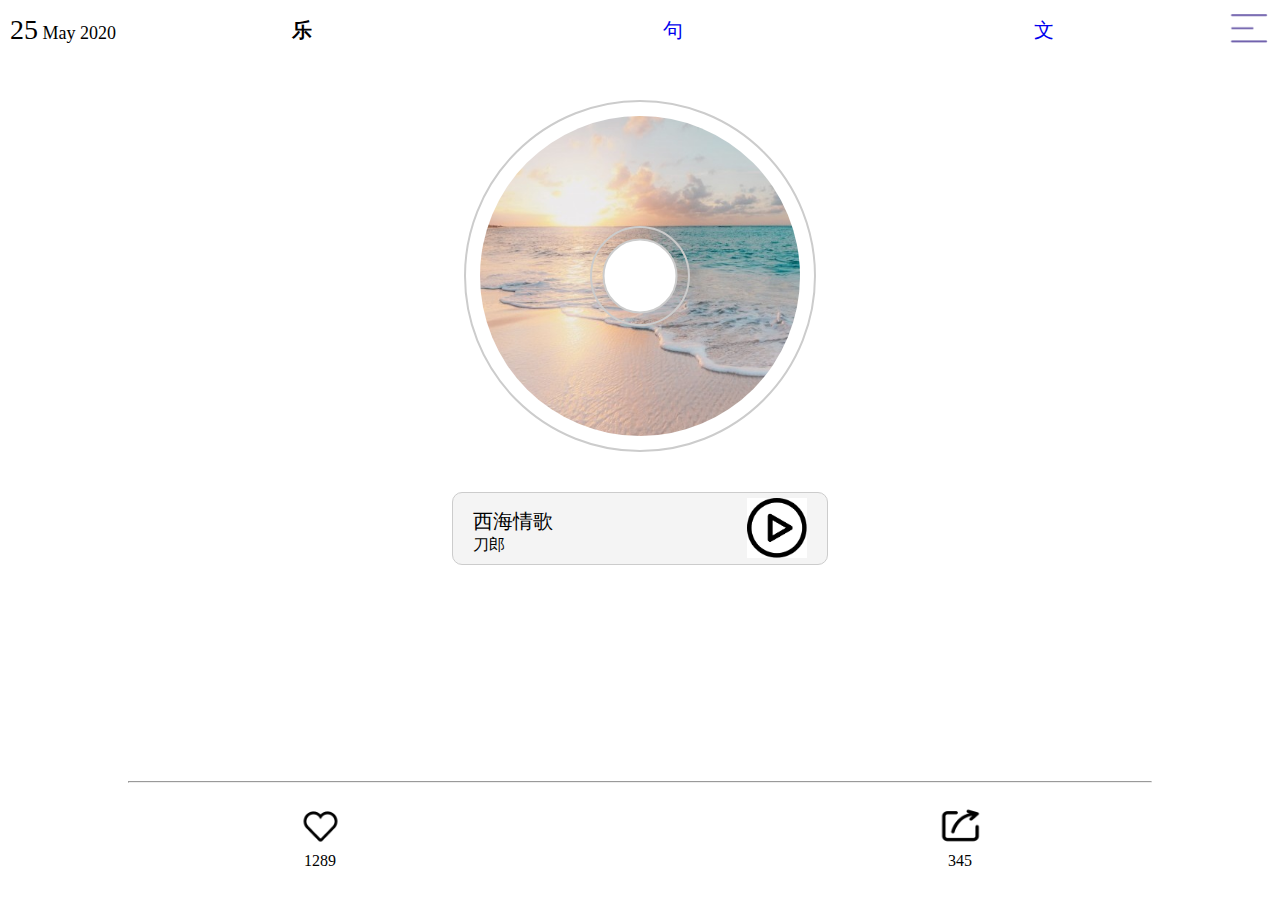
<file: index.html>
<!DOCTYPE html>
<html lang="en">
<head>
	<meta charset="UTF-8">
	<meta name=viewport content="width=device-width,initial-scale=1,minimum-scale=1,maximum-scale=1,user-scalable=no,viewport-fit=cover">
	<title>音乐转盘</title>
	<link rel="stylesheet" href="style.css">
    <link rel="stylesheet" href="common.css">

</head>
<body>
	<audio>
		<source src="http://mp3.dwjgrw.cn/down/22126.mp3" crossOrigin="anonymous" type="audio/mpeg">
	</audio>
	<div class="container">
		<header class="header">
			<span class="date"><span class="day">25</span> May 2020</span>
			
			<div class="nav">
				<span><a class="yue selected" href="index.html">乐</a></span>
				<span><a class="ju " href="ju.html">句</a></span>
				<span><a class="wen " href="article.html">文</a></span>
			</div>
			
			<a href="set.html"><img src="images/menu.png" alt=""></a>
		</header>
		<main>
			<div class="main">
				<img src="images/sea1.jpg" alt="">
				<div class="center"></div>
				<div class="small"></div>
			</div>
			<div class="player">
				<div class="ming">
					<span class="xi">西海情歌</span><br>
				<span class="dao">刀郎</span>
				</div>
				
				<img src="images/play.png" alt="">
			</div>
		</main>
		
		<footer class="footer">
			<hr>
			<div class="bottom">
				<div class="like">
					<img src="images/like.png" alt=""><br>
					<span>1289</span>
				</div>
				<div class="share">
					<img src="images/share.png" alt=""><br>
					<span>345</span>
				</div>
			</div>
			
		</footer>
	</div>
	<script src="index.js"></script>
</body>
</html>
</file>
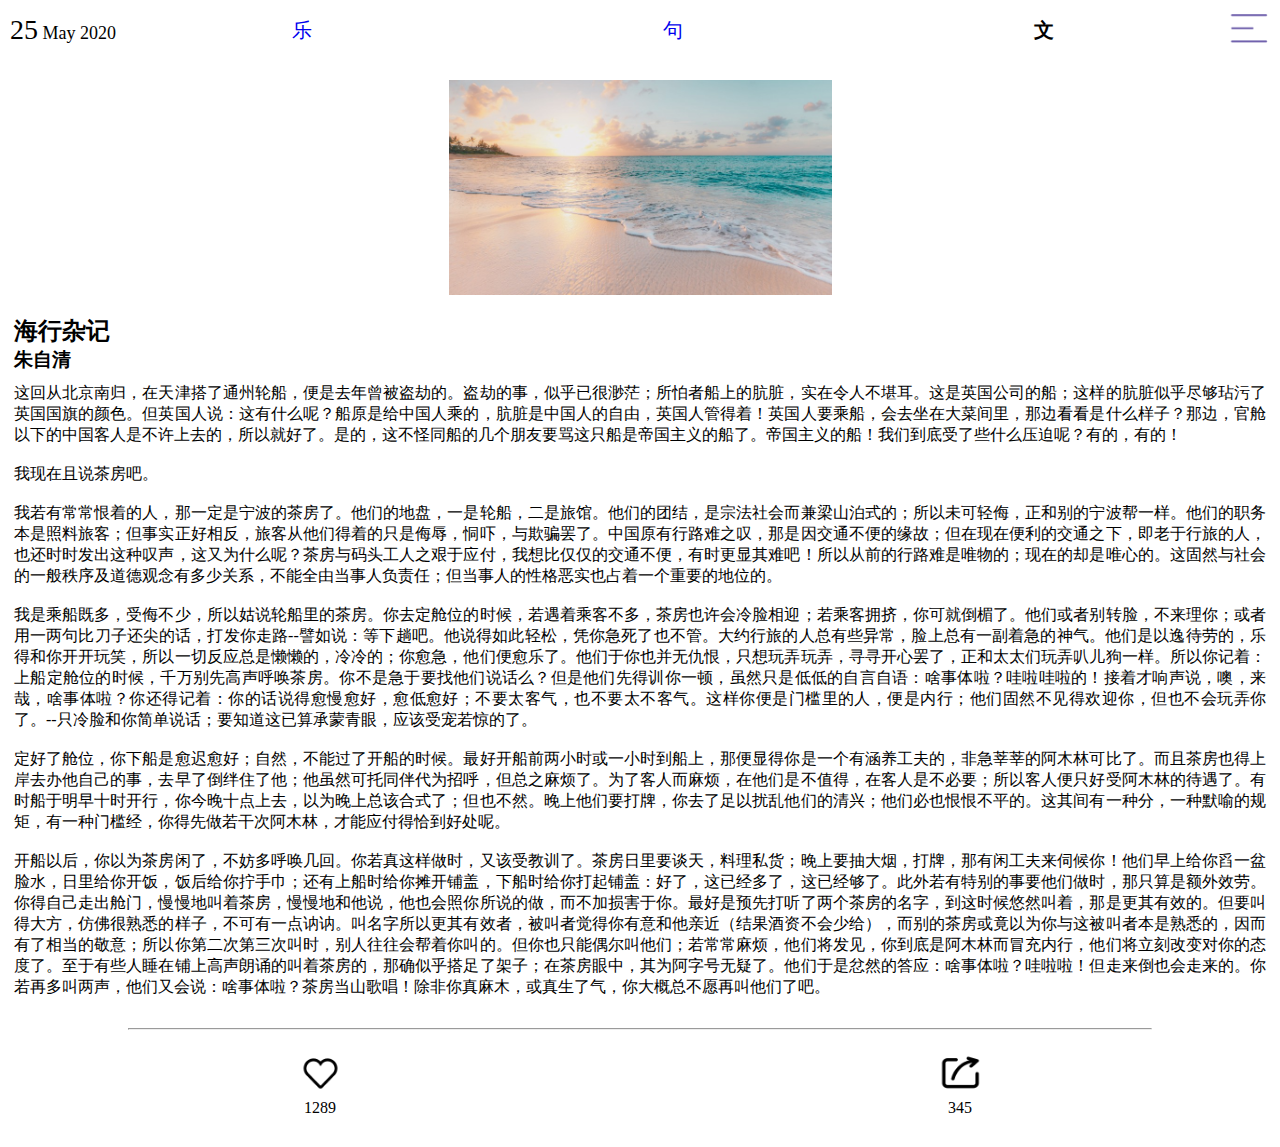
<file: article.html>
<!DOCTYPE html>
<html lang="en">
<head>
	<meta charset="UTF-8">
	<meta name=viewport content="width=device-width,initial-scale=1,minimum-scale=1,maximum-scale=1,user-scalable=no,viewport-fit=cover">
	<title>音乐转盘</title>
    <link rel="stylesheet" href="article.css">
    <link rel="stylesheet" href="common.css">
</head>
<body>
	<audio>
		<source src="may.mp3" crossOrigin="anonymous" type="audio/mpeg">
	</audio>
	<div class="container">
		<header class="header">
			<span class="date"><span class="day">25</span> May 2020</span>
			
			<div class="nav">
				<span><a class="yue " href="index.html">乐</a></span>
				<span><a class="ju " href="ju.html">句</a></span>
				<span><a class="wen selected" href="article.html">文</a></span>
			</div>
			
			<a href="set.html"><img src="images/menu.png" alt=""></a>
		</header>
		<main>
			<div class="main">
                <img src="images/sea.jpg" alt="">
                <div>
                    <h2>海行杂记</h2>
                    <h3>朱自清</h3>
                    <p>这回从北京南归，在天津搭了通州轮船，便是去年曾被盗劫的。盗劫的事，似乎已很渺茫；所怕者船上的肮脏，实在令人不堪耳。这是英国公司的船；这样的肮脏似乎尽够玷污了英国国旗的颜色。但英国人说：这有什么呢？船原是给中国人乘的，肮脏是中国人的自由，英国人管得着！英国人要乘船，会去坐在大菜间里，那边看看是什么样子？那边，官舱以下的中国客人是不许上去的，所以就好了。是的，这不怪同船的几个朋友要骂这只船是帝国主义的船了。帝国主义的船！我们到底受了些什么压迫呢？有的，有的！
            
                        <br><br>我现在且说茶房吧。
                        
                        <br><br>我若有常常恨着的人，那一定是宁波的茶房了。他们的地盘，一是轮船，二是旅馆。他们的团结，是宗法社会而兼梁山泊式的；所以未可轻侮，正和别的宁波帮一样。他们的职务本是照料旅客；但事实正好相反，旅客从他们得着的只是侮辱，恫吓，与欺骗罢了。中国原有行路难之叹，那是因交通不便的缘故；但在现在便利的交通之下，即老于行旅的人，也还时时发出这种叹声，这又为什么呢？茶房与码头工人之艰于应付，我想比仅仅的交通不便，有时更显其难吧！所以从前的行路难是唯物的；现在的却是唯心的。这固然与社会的一般秩序及道德观念有多少关系，不能全由当事人负责任；但当事人的性格恶实也占着一个重要的地位的。
                        
                        <br><br>我是乘船既多，受侮不少，所以姑说轮船里的茶房。你去定舱位的时候，若遇着乘客不多，茶房也许会冷脸相迎；若乘客拥挤，你可就倒楣了。他们或者别转脸，不来理你；或者用一两句比刀子还尖的话，打发你走路--譬如说：等下趟吧。他说得如此轻松，凭你急死了也不管。大约行旅的人总有些异常，脸上总有一副着急的神气。他们是以逸待劳的，乐得和你开开玩笑，所以一切反应总是懒懒的，冷冷的；你愈急，他们便愈乐了。他们于你也并无仇恨，只想玩弄玩弄，寻寻开心罢了，正和太太们玩弄叭儿狗一样。所以你记着：上船定舱位的时候，千万别先高声呼唤茶房。你不是急于要找他们说话么？但是他们先得训你一顿，虽然只是低低的自言自语：啥事体啦？哇啦哇啦的！接着才响声说，噢，来哉，啥事体啦？你还得记着：你的话说得愈慢愈好，愈低愈好；不要太客气，也不要太不客气。这样你便是门槛里的人，便是内行；他们固然不见得欢迎你，但也不会玩弄你了。--只冷脸和你简单说话；要知道这已算承蒙青眼，应该受宠若惊的了。
                        
                        <br><br>定好了舱位，你下船是愈迟愈好；自然，不能过了开船的时候。最好开船前两小时或一小时到船上，那便显得你是一个有涵养工夫的，非急莘莘的阿木林可比了。而且茶房也得上岸去办他自己的事，去早了倒绊住了他；他虽然可托同伴代为招呼，但总之麻烦了。为了客人而麻烦，在他们是不值得，在客人是不必要；所以客人便只好受阿木林的待遇了。有时船于明早十时开行，你今晚十点上去，以为晚上总该合式了；但也不然。晚上他们要打牌，你去了足以扰乱他们的清兴；他们必也恨恨不平的。这其间有一种分，一种默喻的规矩，有一种门槛经，你得先做若干次阿木林，才能应付得恰到好处呢。
                        
                        <br><br>开船以后，你以为茶房闲了，不妨多呼唤几回。你若真这样做时，又该受教训了。茶房日里要谈天，料理私货；晚上要抽大烟，打牌，那有闲工夫来伺候你！他们早上给你舀一盆脸水，日里给你开饭，饭后给你拧手巾；还有上船时给你摊开铺盖，下船时给你打起铺盖：好了，这已经多了，这已经够了。此外若有特别的事要他们做时，那只算是额外效劳。你得自己走出舱门，慢慢地叫着茶房，慢慢地和他说，他也会照你所说的做，而不加损害于你。最好是预先打听了两个茶房的名字，到这时候悠然叫着，那是更其有效的。但要叫得大方，仿佛很熟悉的样子，不可有一点讷讷。叫名字所以更其有效者，被叫者觉得你有意和他亲近（结果酒资不会少给），而别的茶房或竟以为你与这被叫者本是熟悉的，因而有了相当的敬意；所以你第二次第三次叫时，别人往往会帮着你叫的。但你也只能偶尔叫他们；若常常麻烦，他们将发见，你到底是阿木林而冒充内行，他们将立刻改变对你的态度了。至于有些人睡在铺上高声朗诵的叫着茶房的，那确似乎搭足了架子；在茶房眼中，其为阿字号无疑了。他们于是忿然的答应：啥事体啦？哇啦啦！但走来倒也会走来的。你若再多叫两声，他们又会说：啥事体啦？茶房当山歌唱！除非你真麻木，或真生了气，你大概总不愿再叫他们了吧。</p>
                
                </div>
                </div>
		</main>
		
		<footer class="footer">
			<hr>
			<div class="bottom">
				<div class="like">
					<img src="images/like.png" alt=""><br>
					<span>1289</span>
				</div>
				<div class="share">
					<img src="images/share.png" alt=""><br>
					<span>345</span>
				</div>
			</div>
			
		</footer>
	</div>
	<script src="common.js"></script>
	
</body>
</html>
</file>
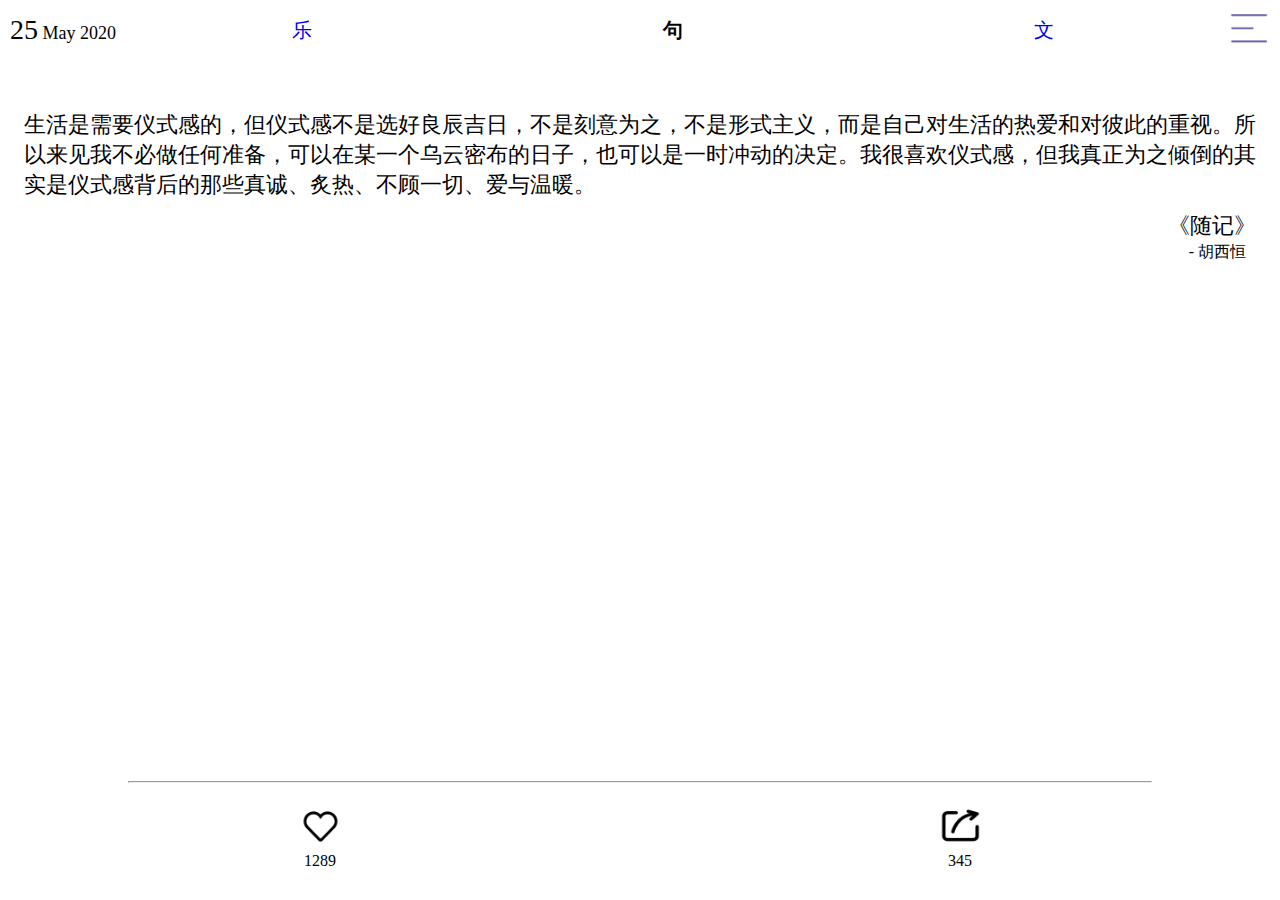
<file: ju.html>
<!DOCTYPE html>
<html lang="en">
<head>
	<meta charset="UTF-8">
	<meta name=viewport content="width=device-width,initial-scale=1,minimum-scale=1,maximum-scale=1,user-scalable=no,viewport-fit=cover">
	<title>音乐转盘</title>
    <link rel="stylesheet" href="ju.css">
    <link rel="stylesheet" href="common.css">
    
</head>
<body>
	<div class="container">
		<header class="header">
			<span class="date"><span class="day">25</span> May 2020</span>
			
			<div class="nav">
				<span><a class="yue " href="index.html">乐</a></span>
				<span><a class="ju selected" href="ju.html">句</a></span>
				<span><a class="wen " href="article.html">文</a></span>
			</div>
			
			<a href="set.html"><img src="images/menu.png" alt=""></a>
		</header>
		<main>
			<div class="main">
                <p>生活是需要仪式感的，但仪式感不是选好良辰吉日，不是刻意为之，不是形式主义，而是自己对生活的热爱和对彼此的重视。所以来见我不必做任何准备，可以在某一个乌云密布的日子，也可以是一时冲动的决定。我很喜欢仪式感，但我真正为之倾倒的其实是仪式感背后的那些真诚、炙热、不顾一切、爱与温暖。 </p>
                <span class="sui">《随记》</span><br>
                <span class="hu">- 胡西恒</span>
            </div>
		</main>
		
		<footer class="footer">
			<hr>
			<div class="bottom">
				<div class="like">
					<img src="images/like.png" alt=""><br>
					<span>1289</span>
				</div>
				<div class="share">
					<img src="images/share.png" alt=""><br>
					<span>345</span>
				</div>
			</div>
			
		</footer>
    </div>
	<script src="common.js"></script>
    
</body>
</html>
</file>
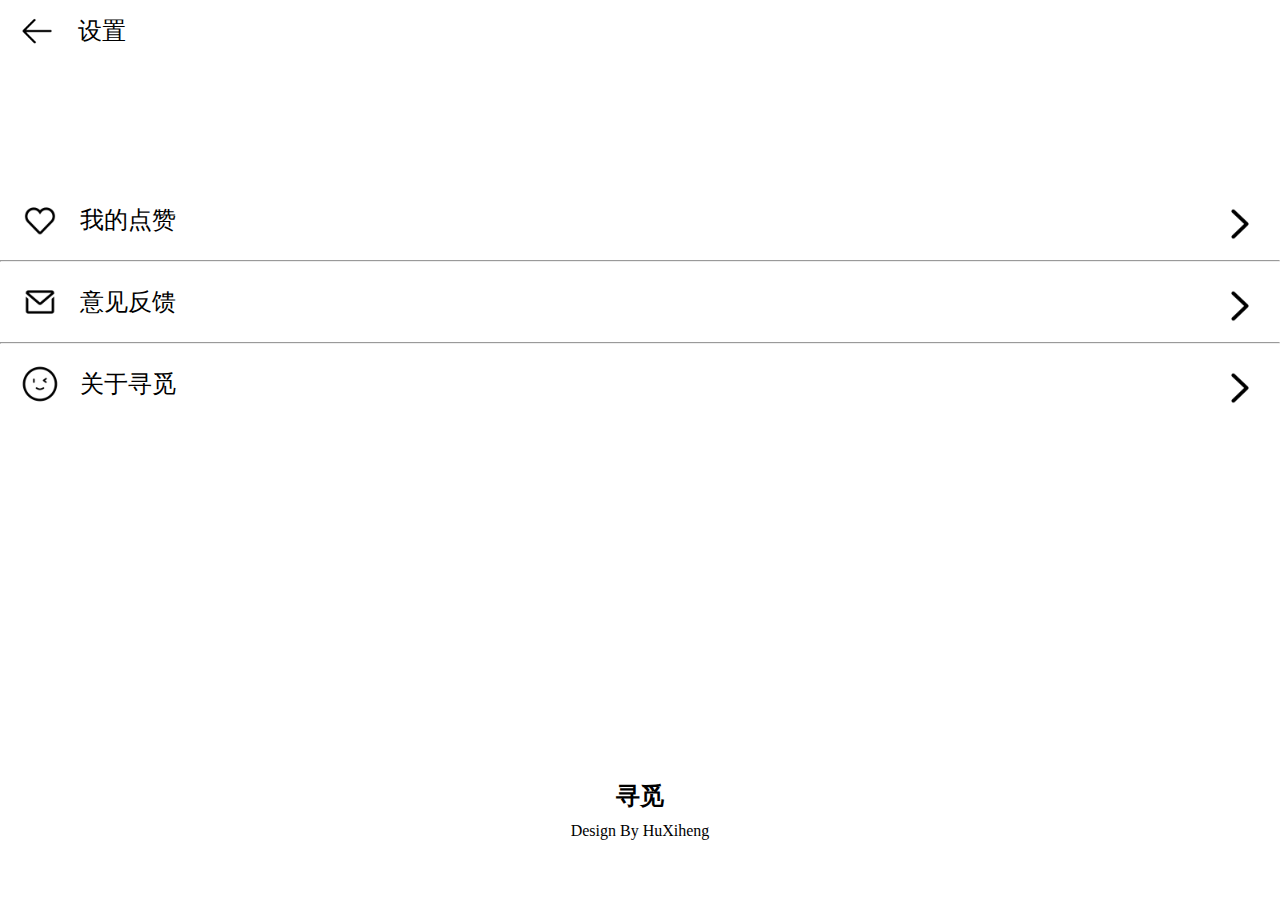
<file: set.html>
<!DOCTYPE html>
<html lang="en">
<head>
	<meta charset="UTF-8">
	<meta name=viewport content="width=device-width,initial-scale=1,minimum-scale=1,maximum-scale=1,user-scalable=no,viewport-fit=cover">
	<title>音乐转盘</title>
	<link rel="stylesheet" href="set.css">
</head>
<body>
	<header class="header">
        <a href="index.html"><img src="images/left.png" alt=""></a>
        <span>设置</span>
    </header>
    <main class="main">
        <div class="zan">
            <img src="images/like.png" alt="">
            <span>我的点赞</span>
            <img src="images/right.png" class="right">
        </div>
        <hr>
        <div class="message">
            <img src="images/email.png" alt="">
            <span>意见反馈</span>
            <img src="images/right.png" class="right">
        </div>
        <hr>
        <div class="about">
            <img src="images/about us.png" alt="">
            <span>关于寻觅</span>
            <img src="images/right.png" class="right">
        </div>

    </main>
    <footer class="footer">
        <h2>寻觅</h2>
        <p>Design By HuXiheng</p>
    </footer>
	
</body>
</html>
</file>
<file: style.css>
.main {
	position: relative;
	display: flex;
	justify-content: center;
	width: 352px;
	height: 352px;
	/*background-color: pink;*/
	border: 2px solid #ccc;
	margin: 0 auto;
	border-radius: 50%;
	margin-top: 40px;
	align-items: center;
	/*transform: rotate(360deg);*/
	animation: move 4s linear  infinite;
	animation-play-state: paused;
}

.main:hover {
  /* 规定动画是否暂停或者播放 */
  animation-play-state: paused;
}


.main > img {
	width: 320px;
	height: 320px;
	border-radius: 50%;
	
}

.main .center {
	position: absolute;
	top: 50%;
	left: 50%;
	transform: translate(-50%,-50%);
	width: 100px;
	height: 100px;
	/*background-color: green;*/
	border: 2px solid #ccc;
	border-radius: 50%
}

.main .small {
	position: absolute;
	top: 50%;
	left: 50%;
	transform: translate(-50%,-50%);
	width: 75px;
	height: 75px;
	border: 2px solid #ccc;
	background-color: #fff;
	border-radius: 50%
}

@keyframes move{
      0% { /*from*/
        transform: rotate(0deg);
      }
      100% { /*to*/
        transform: rotate(360deg);
      }
	}


	

.header {
	display: flex;
	height: 60px;
	/* background-color: pink; */
	margin-bottom: 20px;
	
	justify-content: space-between;
	align-items: center;
	font-size: 20px;
	margin: 0 10px;
	flex: 0 0 auto;
}

.header .nav {
	display: flex;
	justify-content: space-around;
	flex: 1;
}

.header  img {
	width: 41px;
	height: 45px;
}

.player {
	border: 1px solid #ccc;
	background-color:rgba(217,217,217,.28);
	display: flex;
	justify-content: space-between;
	width: 376px;
	height: 73px;
	margin: 0 auto;
	margin-top: 40px;
	padding: 0 20px;
	border-radius: 10px;
}

.player > img {
	height: 60px;
	margin-top: 5px;
}

.player .ming {
	margin-top: 15px;
}

.player .xi {
	font-size: 20px;
}

.player .dao {
	font-size: 16px;
}

hr {
	margin: 0 auto;
	margin-top: 30px;
	width: 80%;
}

.footer {
	/* border: 1px solid red; */
	margin-bottom: 30px;
	flex: 0 0 auto;
}


.footer > .bottom {
	display: flex;
	justify-content: space-around;
	margin-top: 20px;
}

.like {
	/* border: 1px solid red; */
	text-align: center;
}

.share {
	/* border: 1px solid red; */
	text-align: center;
}

.like > img {
	height: 45px;
}

.share > img {
	height: 45px;
}

body {
	height: 100%;
}

.container {
	
	display: flex;
	min-height: 100vh;
	flex-direction: column;
}

main {
	flex: 1 0 auto;
}
</file>
<file: common.css>
* {
	margin: 0;
	padding: 0;
	box-sizing: border-box;
}

a {
	text-decoration: none;
}


.date {
	font-size: 18px;
}

.date .day {
	font-size: 28px;
}

.nav  {
	color: #919191;
}

.selected {
	color: #000000;
	font-weight: 700;
}
</file>
<file: article.css>
.header {
	display: flex;
	height: 60px;
	/* background-color: pink; */
	margin-bottom: 20px;
	justify-content: space-between;
    align-items: center;
    font-size: 20px;
	margin: 0 10px;
	flex: 0 0 auto;
}

.header .nav {
	display: flex;
	justify-content: space-around;
	flex: 1;
}

.header  img {
	width: 41px;
	height: 45px;
}

.main > div {
    margin: 0 14px;

}

p {
    text-align:justify;
}

.main > div > h3 {
    margin-bottom: 10px;
}

.main > img {
    display: block;
    width: 383px;
    margin: 20px auto;
}



hr {
    margin: 0 auto;
	margin-top: 30px;
	width: 80%;
}

.footer {
	/* border: 1px solid red; */
	margin-bottom: 30px;
	flex: 0 0 auto;
}


.footer > .bottom {
	display: flex;
	justify-content: space-around;
	margin-top: 20px;
}

.like {
	/* border: 1px solid red; */
	text-align: center;
}

.share {
	/* border: 1px solid red; */
	text-align: center;
}

.like > img {
	height: 45px;
}

.share > img {
	height: 45px;
}

body {
	height: 100%;
}

.container {
	
	display: flex;
	min-height: 100vh;
	flex-direction: column;
}

main {
	flex: 1 0 auto;
}
</file>
<file: ju.css>
.header {
	display: flex;
	height: 60px;
	/* background-color: pink; */
	margin-bottom: 20px;
	justify-content: space-between;
    align-items: center;
    font-size: 20px;
	margin: 0 10px;
	flex: 0 0 auto;
}

.header .nav {
	display: flex;
	justify-content: space-around;
	flex: 1;
}

.header  img {
	width: 41px;
	height: 45px;
}


.main {
    position: relative;
    margin: 50px 24px;
    font-size: 22px;
}

.main > p {
    text-align: justify;
    margin-bottom: 15px;
}

.main .sui {
    position: absolute;
    bottom: 0;
    right: 0;
}

.main .hu {
    position: absolute;
    bottom: -22px;
    right: 10px;
    font-size: 16px;
}

hr {
    margin: 0 auto;
	margin-top: 30px;
	width: 80%;
}

.footer {
	/* border: 1px solid red; */
	margin-bottom: 30px;
	flex: 0 0 auto;
}


.footer > .bottom {
	display: flex;
	justify-content: space-around;
	margin-top: 20px;
}

.like {
	/* border: 1px solid red; */
	text-align: center;
}

.share {
	/* border: 1px solid red; */
	text-align: center;
}

.like > img {
	height: 45px;
}

.share > img {
	height: 45px;
}

body {
	height: 100%;
}

.container {
	
	display: flex;
	min-height: 100vh;
	flex-direction: column;
}

main {
	flex: 1 0 auto;
}
</file>
<file: set.css>
* {
	margin: 0;
	padding: 0;
	box-sizing: border-box;
}

a {
	text-decoration: none;
}

.header {
    height: 60px;
    /* border: 1px solid red; */
    line-height: 60px;
}

.header img {
    width: 34px;
    vertical-align:middle;
    margin: 0 20px;
}

.header span {
    display: inline-block;
    vertical-align:middle;
    font-size: 24px;
}

.main {
    font-size: 24px;
    flex: 1;
    margin-top: 120px;
}

.main img {
    width: 40px;
    margin: 0 20px;
}

.main div {
    position: relative;
    display: flex;
    align-items: center;
    height: 80px;
    
}

.main .right {
    position: absolute;
    top: 24px;
    right: 0;
}


.footer {
    text-align: center;
    margin-bottom: 60px;
}

.footer h2 {
    margin-bottom: 10px;
}


body {
	
	display: flex;
	min-height: 100vh;
	flex-direction: column;
}
</file>
